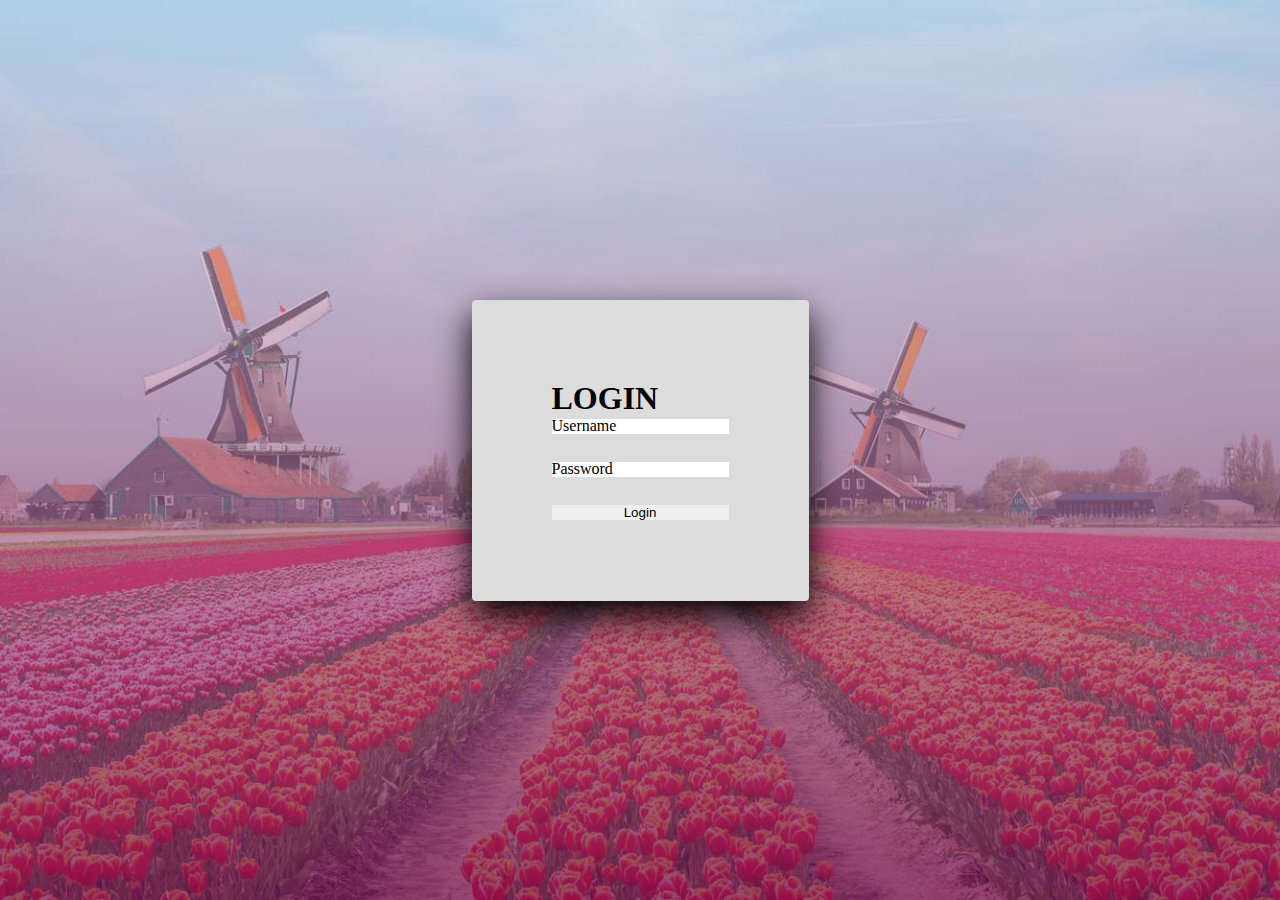
<file: src/html/index.html>
<!DOCTYPE html>
<html lang="en">

<head>
    <link rel="stylesheet" href="../css/stroop.css" type="text/css">
    <meta charset="UTF-8">
    <meta name="viewport" content="width=device-width, initial-scale=1.0">
    <title>Stroop Login</title>
</head>

<body>
    <div class="container">
        <div class="signin">
            <div class="content">
                <h1>Login</h1>
                <div class="form">
                    <div class="inputBox">
                        <input type="text" required>
                        <i>Username</i>
                    </div>
                    <div class="inputBox">
                        <input type="text" required="">
                        <i>Password</i>
                    </div>
                    <div class="inputBox">
                        <input type="submit" value="Login">
                    </div>
                </div>
            </div>
        </div>
    </div>
</body>

</html>
</file>
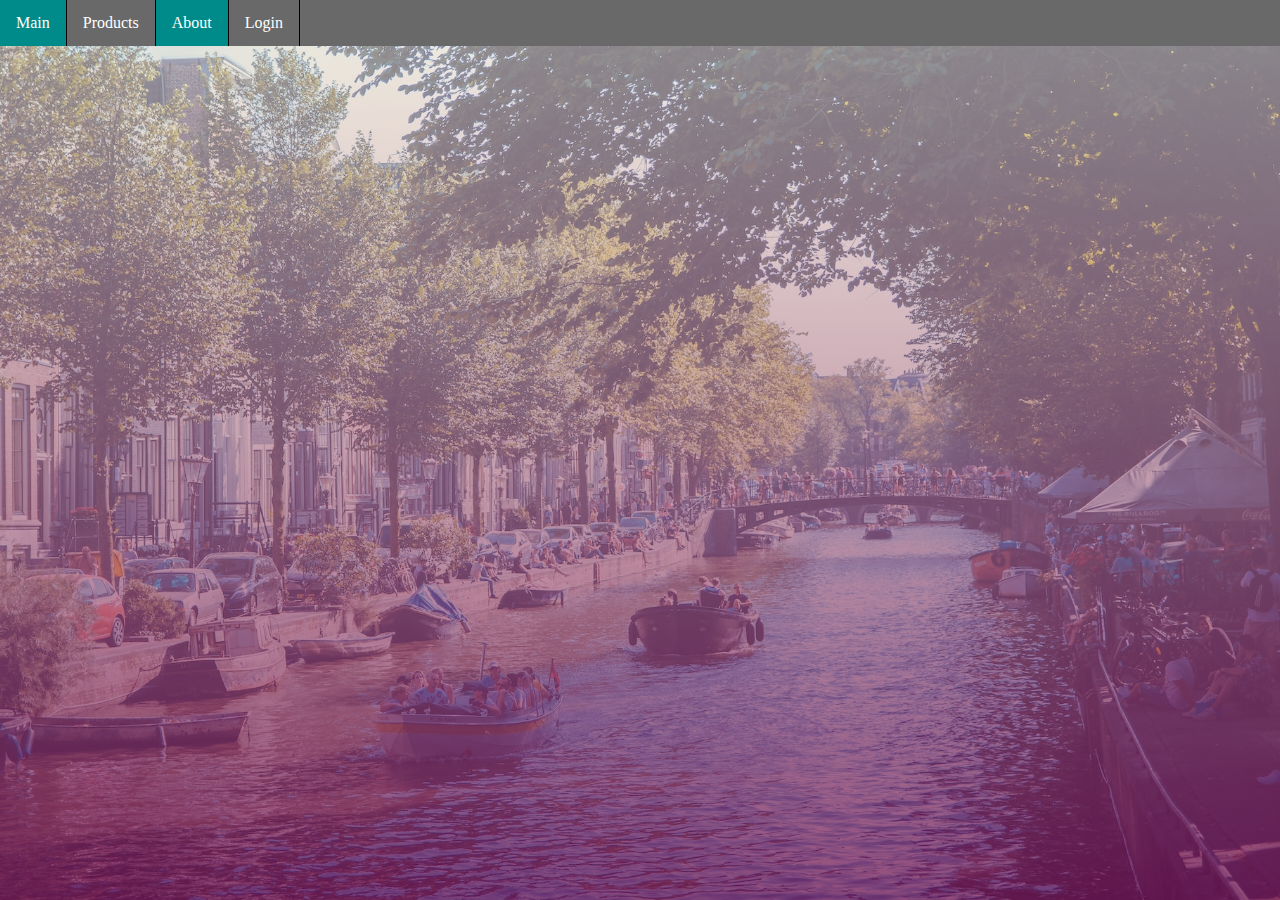
<file: bin/html/about.html>
<!DOCTYPE html>
<html lang="en">
<head>
    <meta charset="UTF-8">
    <meta name="viewport" content="width=device-width, initial-scale=1.0">
    <title>About</title>
    <link rel="stylesheet" href="../css/mainStyle.css" type="text/css">
</head>
<body>
    <div class="navBar">
        <ul>
            <li><a href="main.html">Main</a></li>
            <li><a href="products.html">Products</a></li>
            <li><a class="active" href="about.html">About</a></li>
            <li><a href="login.html">Login</a></li>
        </ul>
    </div>
</body>
</html>
</file>
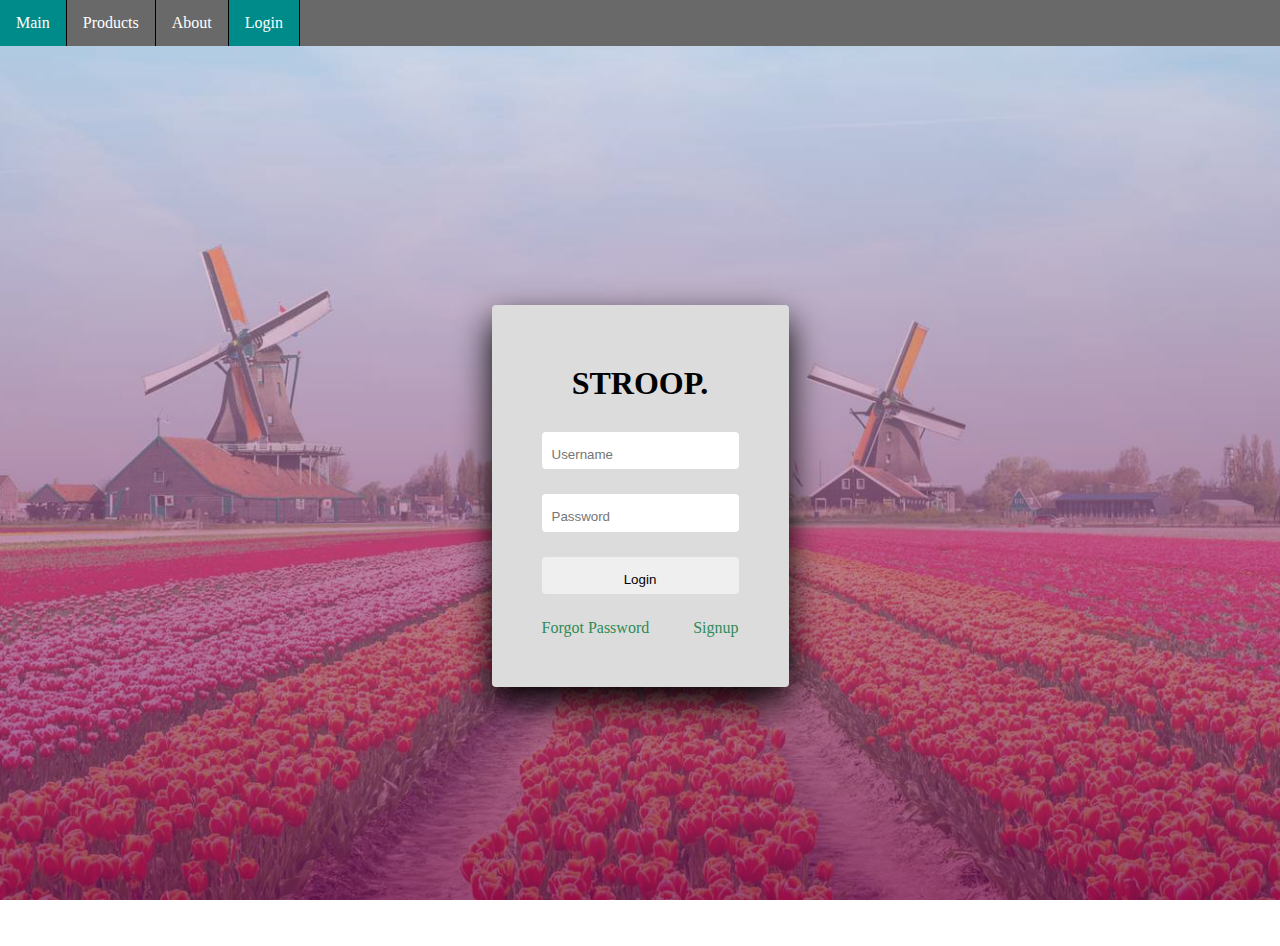
<file: bin/html/login.html>
<!DOCTYPE html>
<html lang="en">

<head>
    <meta charset="UTF-8">
    <meta name="viewport" content="width=device-width, initial-scale=1.0">
    <title>Login</title>
    <link rel="stylesheet" href="../css/loginStyle.css" type="text/css">
</head>

<body>
    <div class="navBar">
        <ul>
            <li><a href="main.html">Main</a></li>
            <li><a href="products.html">Products</a></li>
            <li><a href="about.html">About</a></li>
            <li><a class="active"href="login.html">Login</a></li>
        </ul>
    </div>
    <div class="loginBox">
        <div class="container">
            <div class="signin">
                <div class="content">
                    <h1>Stroop.</h1>
                    <div class="form">
                        <div class="inputBox">
                            <input type="text" required placeholder="Username">
                        </div>
                        <div class="inputBox">
                            <input type="password" required="" placeholder="Password">
                        </div>
                        <div class="inputBox">
                            <input type="submit" value="Login">
                        </div>
                        <div class="links">
                            <a href="#">Forgot Password</a> <a href="#">Signup</a>
                        </div>
                    </div>
                </div>
            </div>
        </div>
    </div>
</body>

</html>
</file>
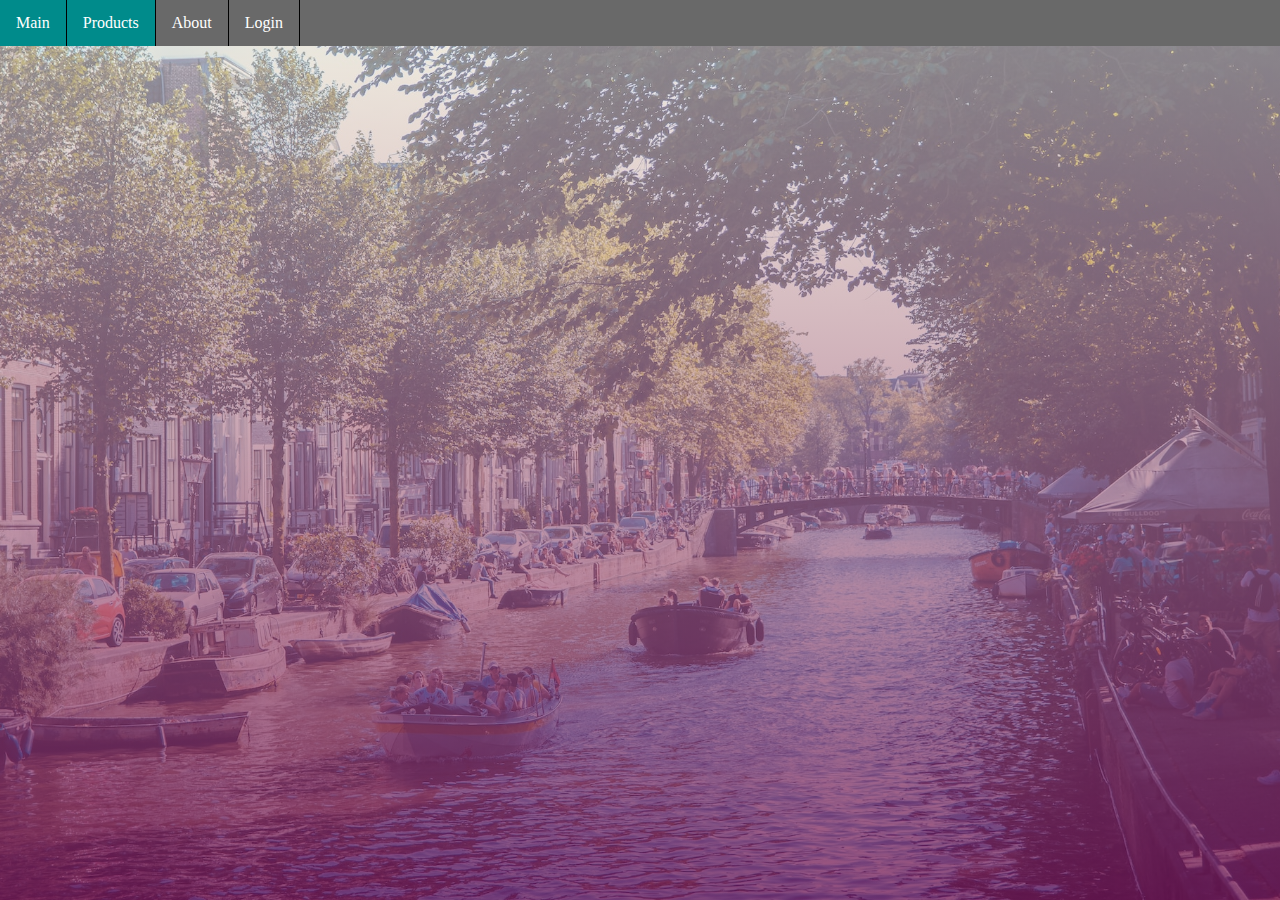
<file: bin/html/products.html>
<!DOCTYPE html>
<html lang="en">
<head>
    <meta charset="UTF-8">
    <meta name="viewport" content="width=device-width, initial-scale=1.0">
    <title>Products</title>
    <link rel="stylesheet" href="../css/mainStyle.css" type="text/css">
</head>
<body>
    <div class="navBar">
        <ul>
            <li><a href="main.html">Main</a></li>
            <li><a class="active" href="products.html">Products</a></li>
            <li><a href="about.html">About</a></li>
            <li><a href="login.html">Login</a></li>
        </ul>
    </div>
</body>
</html>
</file>
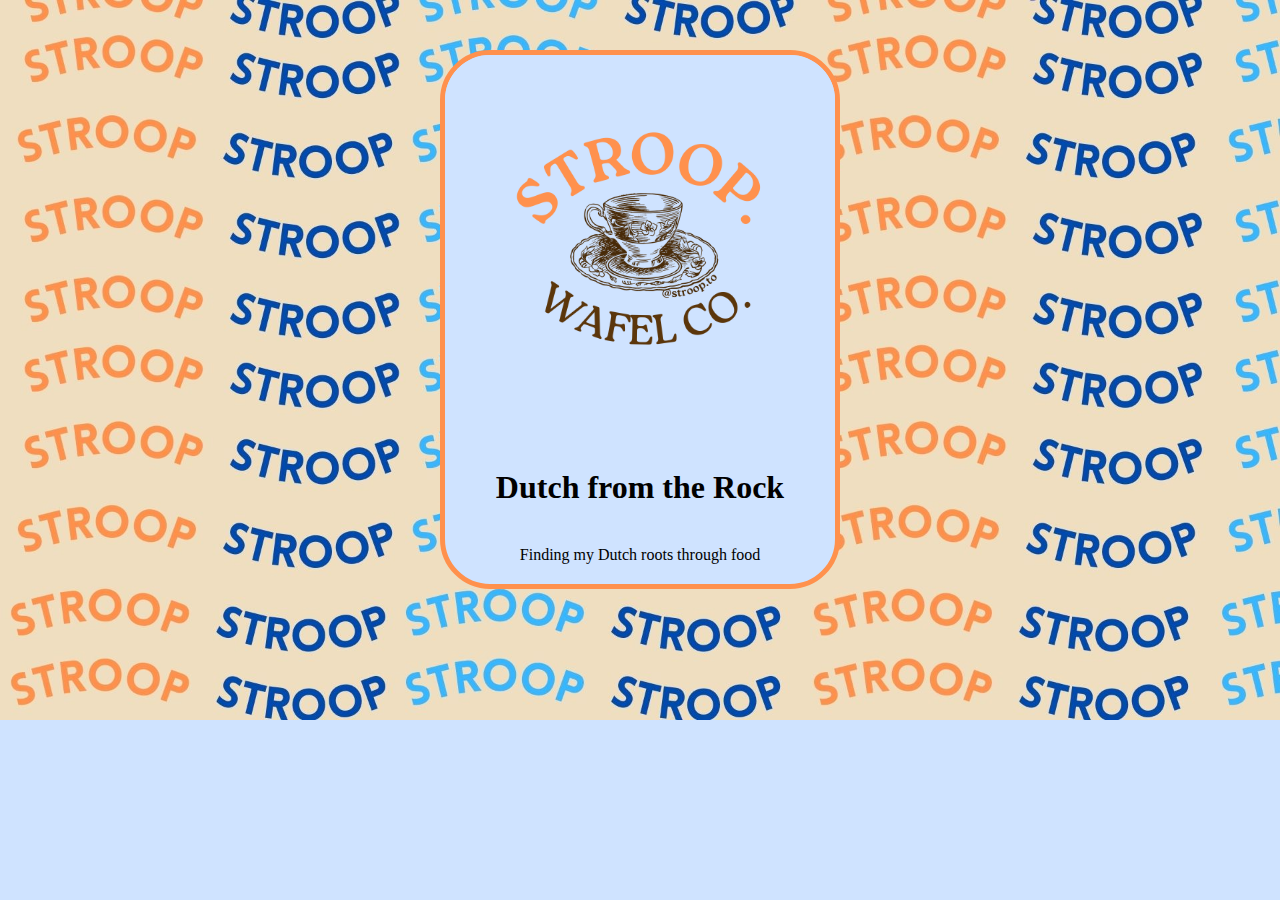
<file: src/html/about.html>
<!DOCTYPE html>
<html lang="en">
<head>
    <meta charset="UTF-8">
    <meta name="viewport" content="width=device-width, initial-scale=1.0">
    <title>About</title>
    <link rel="stylesheet" href="../css/about.css" type="text/css">
</head>
<body>
    <div class="organizationBox">
        <div class="displayBox">
            <a href="../html/stroop.html">
                <img src="../assets/StroopLogo.png" alt="StroopTO Logo" width="300" height="300">
            </a>
            <h1>Dutch from the Rock</h1>
            <p>Finding my Dutch roots through food</p>
        </div>
    </div>
</body>
</html>
</file>
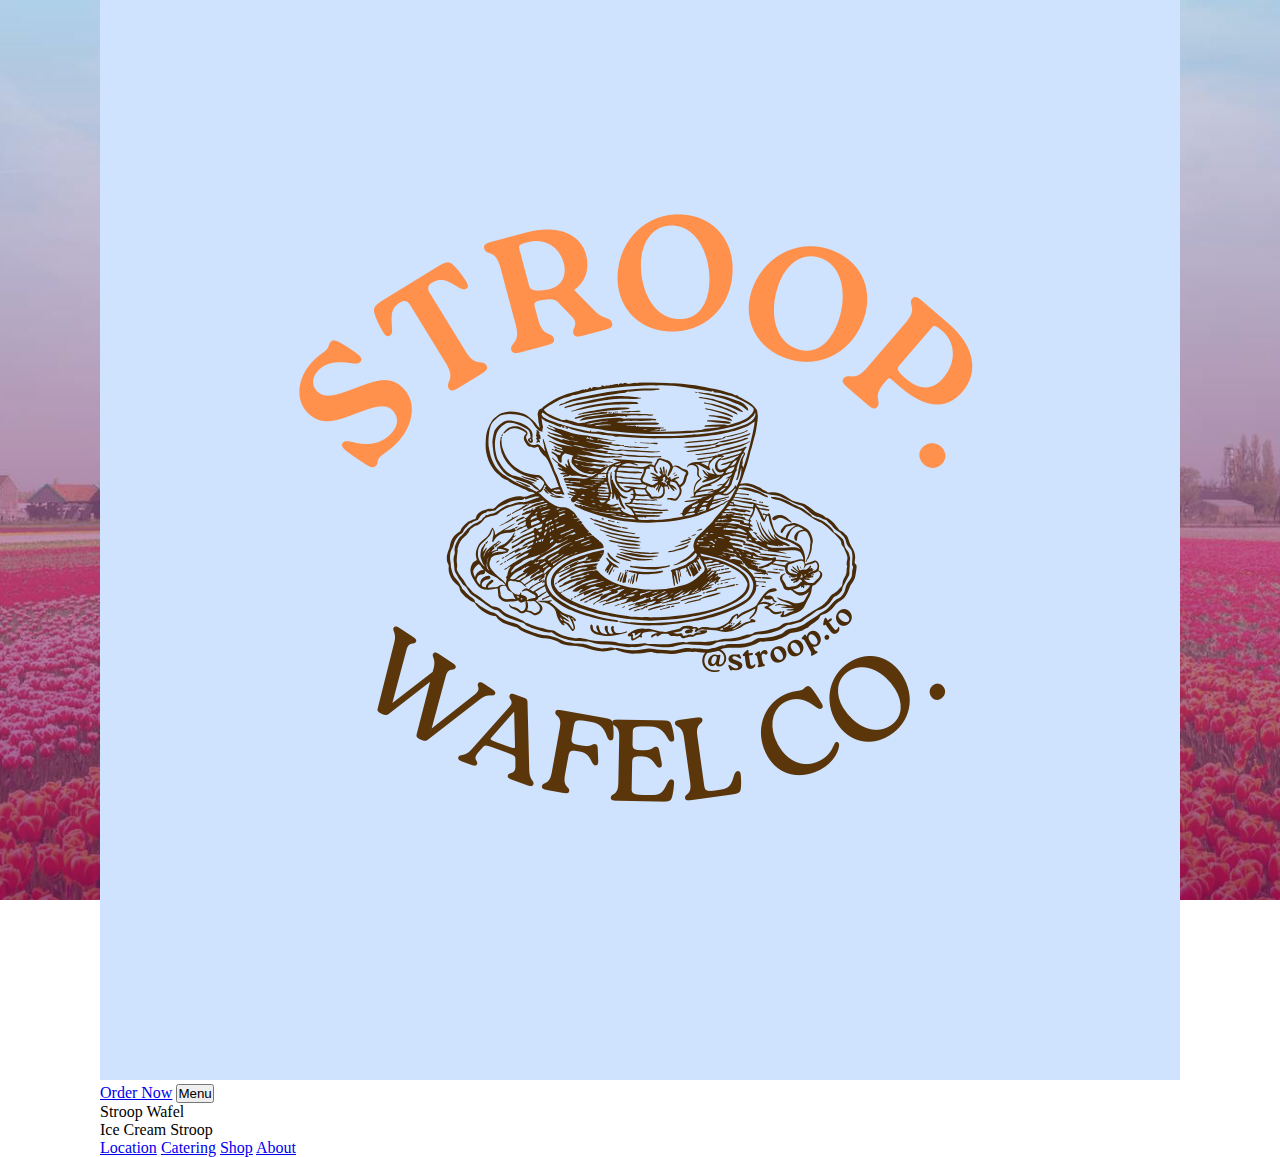
<file: src/html/OldMain.html>
<!DOCTYPE html>
<html lang="en">
    <head>
        <meta charset="UTF-8">
        <meta name="viewport" content="width=device-width, initial-scale=1.0">
        <title>StroopALT</title>
        <link rel="stylesheet" href="../css/stroop.css" type="text/css">
    </head>
    <body>
        <div class="navbar">
            <div id="border">
                <div id="navbar-logo">
                    <img id="stroopLogo" src="../assets/StroopLogo.png" alt="logo Background">
                </div>
                <div id="navbar-menu">
                    <a id="mb-1" class="navButton" href="../html/unfinished.html">Order Now</a>
                    <button type=button class="collapsible" id="menuButton">Menu</button>
                    <div class="content">
                        <p>Stroop Wafel</p>
                        <p>Ice Cream Stroop</p>
                    </div>
                    <a id="mb-3" class="navButton" href="../html/unfinished.html">Location</a>
                    <a id="mb-4" class="navButton" href="../html/unfinished.html">Catering</a>
                    <a id="mb-5" class="navButton" href="../html/unfinished.html">Shop</a>
                    <a id="mb-6" class="navButton" href="../html/unfinished.html">About</a>
                </div>
            </div>
        </div>
        <div id="wrapper-footer" class="wrapper">

        </div>

        <script>
            var coll = document.getElementsByClassName("collapsible");
            for (i = 0; i < coll.length; i++) {
            coll[i].addEventListener("click", function() {
                this.classList.toggle("active");
                var content = this.nextElementSibling;
                if (content.style.maxHeight){
                content.style.maxHeight = null;
                content.style.border = "none";
                } else {
                content.style.maxHeight = content.scrollHeight + "px";
                content.style.border = "solid #ff914d";
                }
            });
            }
        </script>
    </body>
</html>
</file>
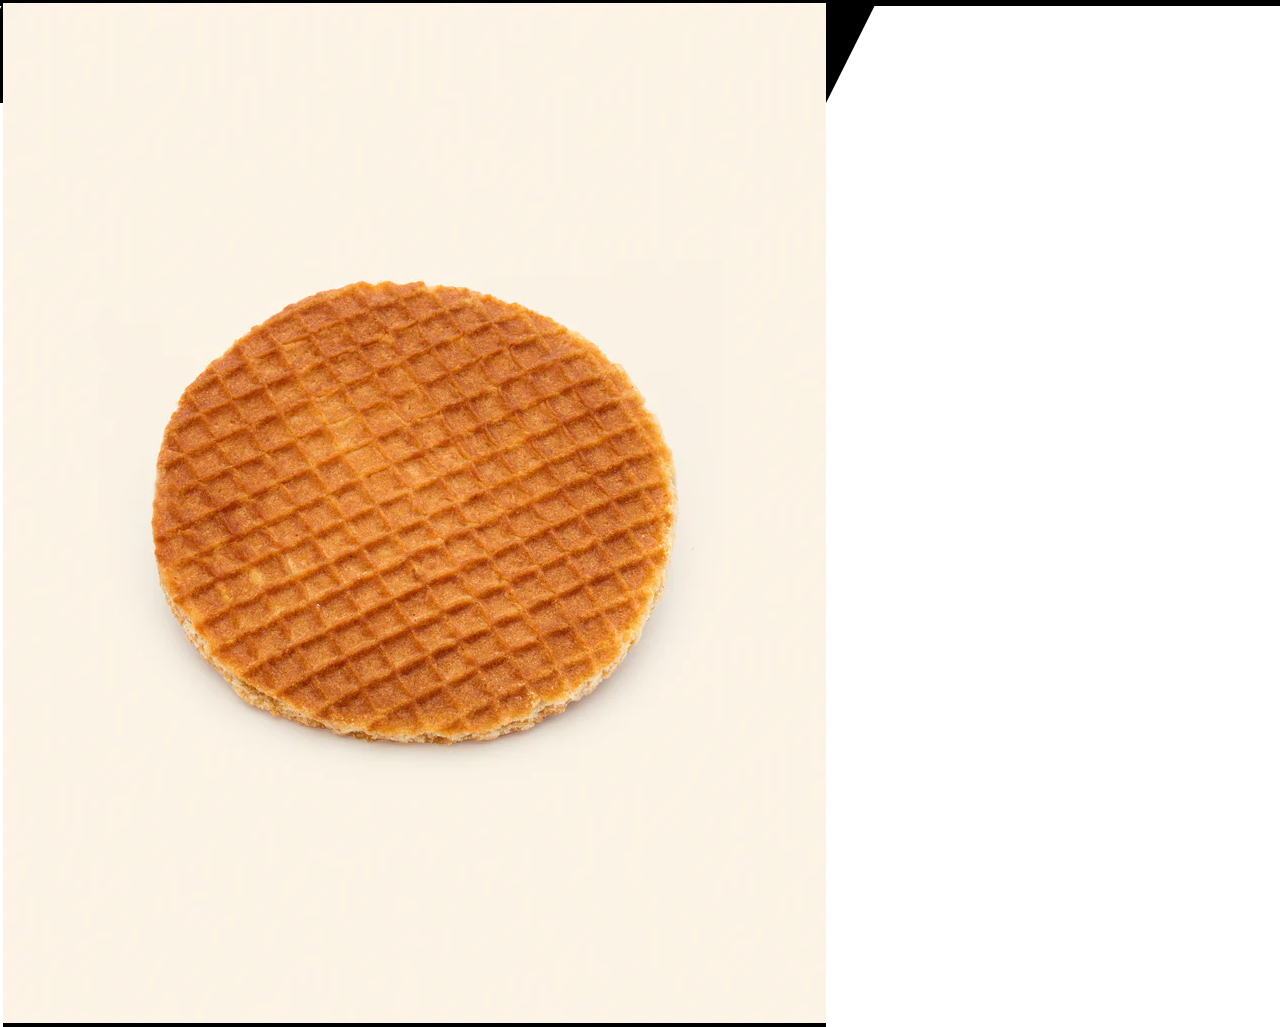
<file: src/html/products.html>
<!DOCTYPE html>
<html lang="en">
<head>
    <meta charset="UTF-8">
    <meta name="viewport" content="width=device-width, initial-scale=1.0">
    <title>Products</title>
    <link rel="stylesheet" href="../css/products.css" type="text/css">
</head>
<body>
    <!-- <div class="picContainer">
        <img src="../assets/canalsBackground.jpg">
    </div> -->
    <div class="borderBox">
        <div class="skewBox">
            <img class="productImage" src="../assets/Stroopwafle.png">
        </div>
    </div>
</body>
</html>
</file>
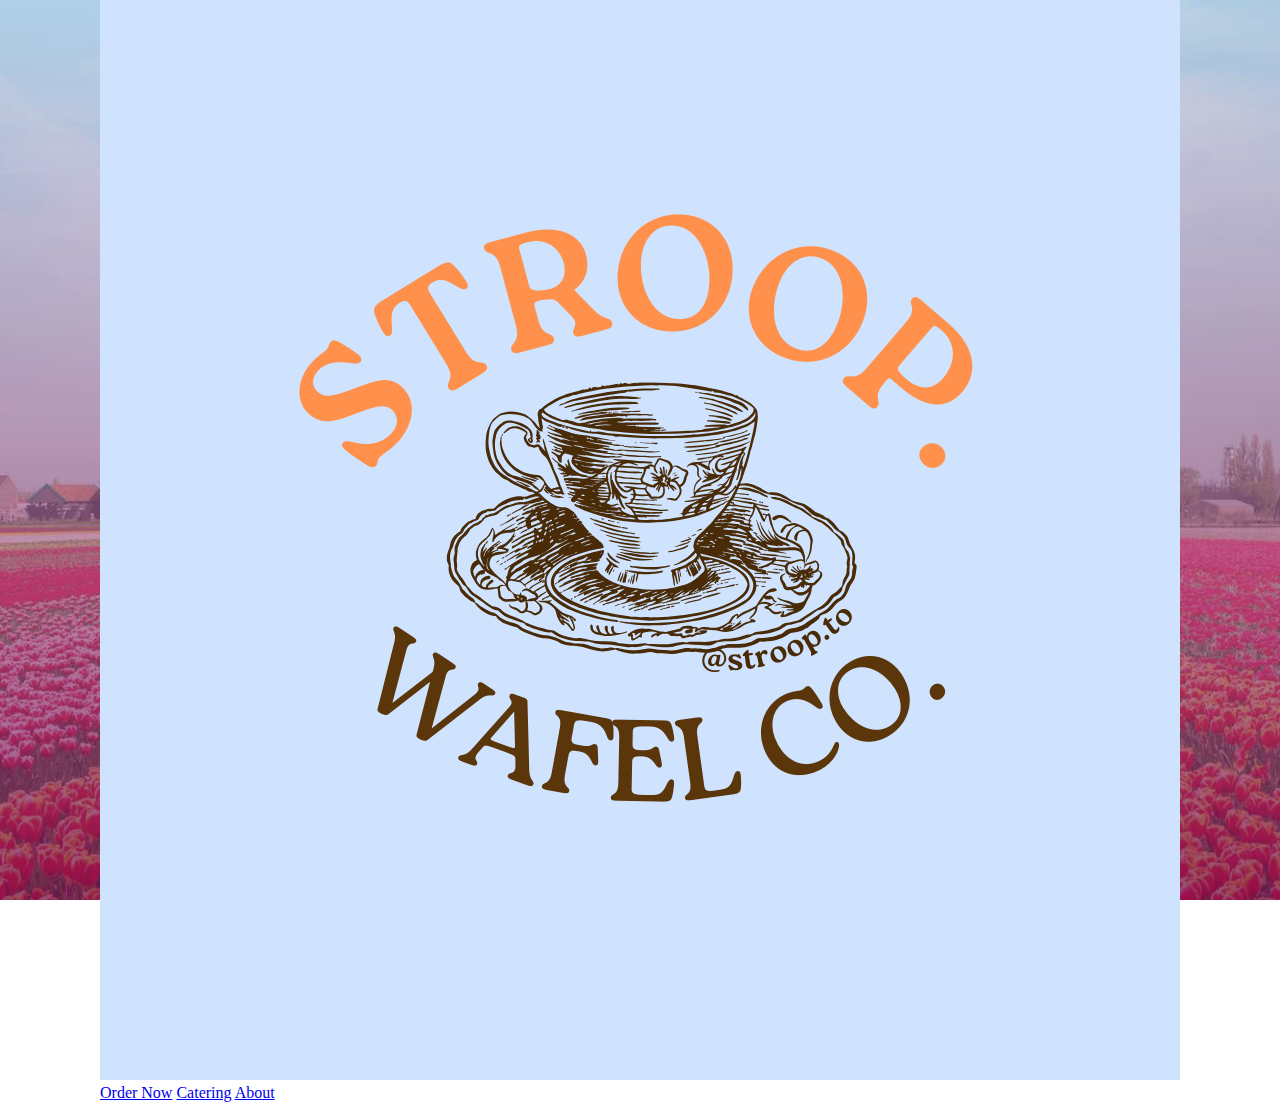
<file: src/html/Stroop.html>
<!DOCTYPE html>
<html lang="en">
    <head>
        <meta charset="UTF-8">
        <meta name="viewport" content="width=device-width, initial-scale=1.0">
        <title>StroopTO</title>
        <link rel="stylesheet" href="../css/stroop.css" type="text/css">
    </head>
    <body>
        <div class="navbar">
            <div id="border">
                <div id="navbar-logo">
                    <img id="stroopLogo" src="../assets/StroopLogo.png" alt="logo Background">
                </div>
                <div id="navbar-menu">
                    <a id="mb-1" class="navButton" href="../html/unfinished.html">Order Now</a>
                    <a id="mb-4" class="navButton" href="../html/unfinished.html">Catering</a>
                    <a id="mb-6" class="navButton" href="../html/about.html">About</a>
                </div>
            </div>
        </div>
        <div id="wrapper-footer" class="wrapper">

        </div>

        <script>
            var coll = document.getElementsByClassName("collapsible");
            for (i = 0; i < coll.length; i++) {
            coll[i].addEventListener("click", function() {
                this.classList.toggle("active");
                var content = this.nextElementSibling;
                if (content.style.maxHeight){
                content.style.maxHeight = null;
                content.style.border = "none";
                } else {
                content.style.maxHeight = content.scrollHeight + "px";
                content.style.border = "solid #ff914d";
                }
            });
            }
        </script>
    </body>
</html>
</file>
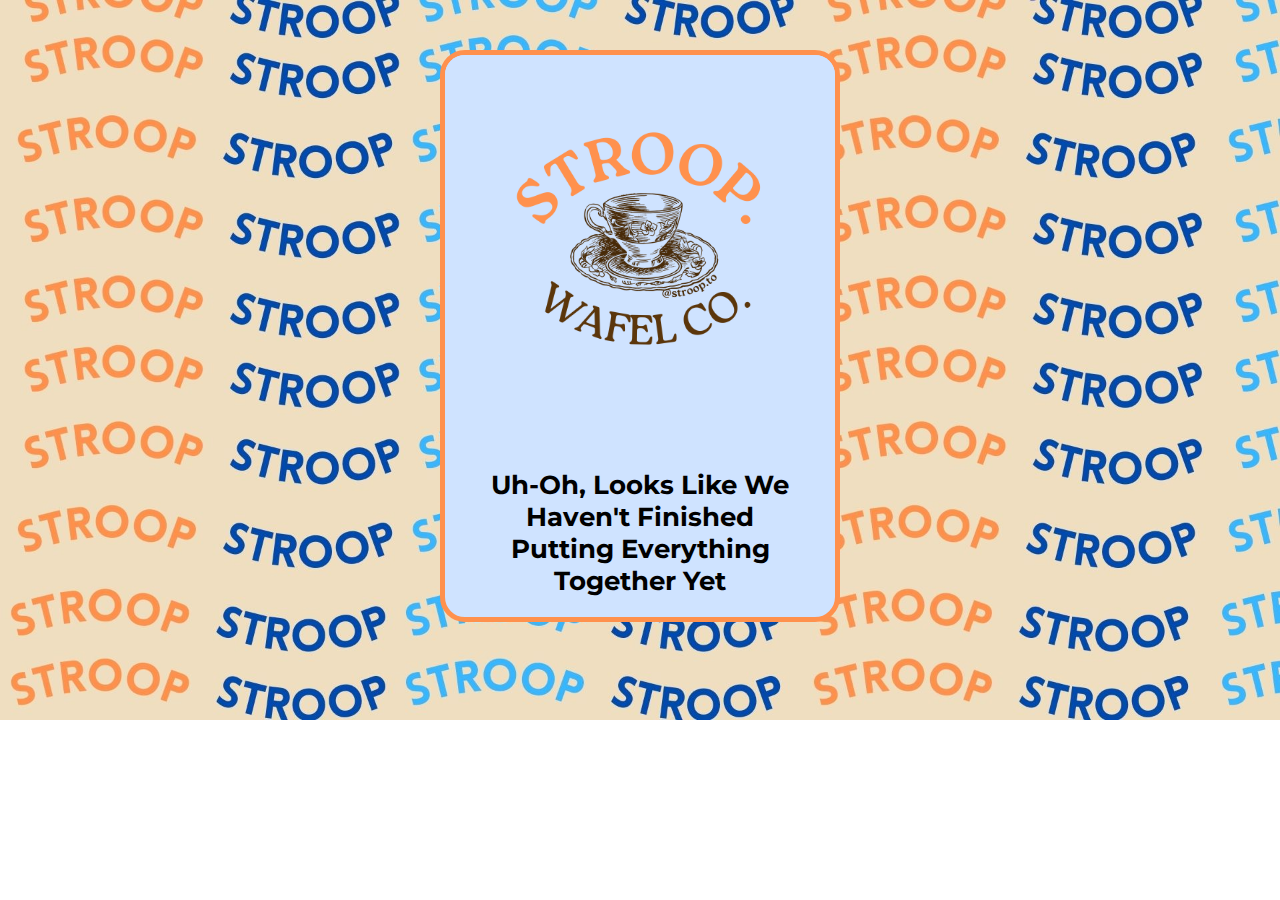
<file: src/html/unfinished.html>
<!DOCTYPE html>
<html lang="en">
<head>
    <meta charset="UTF-8">
    <meta name="viewport" content="width=device-width, initial-scale=1.0">
    <title>About</title>
    <link rel="stylesheet" href="../css/unfinished.css" type="text/css">
    <link href='https://fonts.googleapis.com/css?family=Montserrat' rel='stylesheet'>
</head>
<body>
    <div class="organizationBox">
        <div class="displayBox">
            <a href="../html/stroop.html"><img src="../assets/StroopLogo.png" alt="StroopTO Logo" width="300" height="300"></a>
            <h1>Uh-Oh, Looks Like We Haven't Finished Putting Everything Together Yet</h1>
        </div>
    </div>
</body>
</html>
</file>
<file: src/css/stroop.css>
* {
    margin: 0;
    padding: 0;
    box-sizing: border-box;
}

body {
    background-image: linear-gradient(to bottom, rgba(245, 246, 252, 0.52), rgba(117, 19, 93, 0.73)), url("../assets/loginBackground.jpg");
    background-repeat: no-repeat;
    background-attachment: fixed;
    background-position: center;
    background-size: cover;

    display: flex;
    justify-content: center;
    align-items: center;
    min-height: 100vh;
}

.container {
    position: absolute;
    background: gainsboro; 
    display: flex;
    justify-content: center;
    align-items: center;
    flex-wrap: wrap;
    overflow: hidden;
    padding:40px;
    border-radius: 4px;
    box-shadow:0 15px 35px rgba(0,0,0,9);
}

.container .signin {
    position: relative;
    width: 100%;
    display: flex;
    justify-content: center;
    align-items: center;
    flex-direction: column;
    padding: 40px;
    border-radius: 4px;
}

.container .signin h1 {
    text-transform: uppercase;
}

.container .signin .content .form {
    width: 100%;
    display: flex;
    flex-direction: column;
    gap: 25px;
}

.container .signin .content .form .inputBox {
    position: relative;
    width: 100%
}

.container .signin .content .form .inputBox input {
    position: relative;
    width: 100%;
    border: none;
    outline: none;
}

.container .signin .form .inputBox i {
    position: absolute;
    font-style: normal;
    pointer-events: none;
    left: 0;
}
</file>
<file: bin/css/mainStyle.css>
* {
    box-sizing: border-box;
}

.navbar {
    margin: 0;
    padding: 0;
}

body {
    background-image: linear-gradient(to bottom, rgba(245, 246, 252, 0.52), rgba(117, 19, 93, 0.73)), url("../assets/canalsBackground.jpg");
    background-repeat: no-repeat;
    background-attachment: fixed;
    background-position: center;
    background-size: cover;

    margin: 0;
    padding: 0;
}

.navBar ul {
    list-style-type: none;
    margin: 0;
    padding: 0;
    overflow: hidden;
    background-color: dimgray;
    position: -webkit-sticky; /*safari sticky navbar*/
    position: sticky;
}

.navBar li {
    float: left;
    border-right: 1px solid black;
}

.navBar li a {
    display: block;
    color: white;
    text-align: center;
    padding: 14px 16px;
    text-decoration: none;
}

.navBar li a:hover {
    background-color: darkcyan;
}

.navBar .active {
    background-color: darkcyan;
}

.productContainer {
    text-align: center;
    display: block;
    padding-right: 50px;
    padding-left: 50px;
    margin-right: 250px;
    margin-left: 250px;
    border: 1px solid red;
    background-color: rgb(79, 168, 219);
}

.productContainer .productList {
    display: inline-block;
    vertical-align: top;
    line-height: 30px;
    background-color: rgb(127, 151, 165);

}

.productContainer .productList .productBox {
    display: flex;
    align-items: center;
    box-sizing: border-box;
    background-color: rgb(154, 163, 172);
    padding: 20px;
    margin: 20px;
}

.productContainer .productList .productBox .productImage img {
    box-sizing: border-box;
    border-top-left-radius: 50%;
    border-top-right-radius: 50%;
    border-bottom-left-radius: 50%;
    border-bottom-right-radius: 50%;
    width: 112px;
    height: 112px;
    left: 0px;
    margin-right: 20px;
    line-height: 30px;
    font-size: 20px;
    border-image-source: none;
    border-image-width: 1;
    overflow-y: hidden;
    overflow-x: hidden;
}

.productContainer .productList .productBox .productText {
    
}

.productContainer .productList .productBox .productCost {
    margin-left: 40px;
}

footer {
    display: flex;
    margin-top: 50px;
    padding: 3px;
    bottom: 0;
    width: 100%;
    background-color:darkgrey;
    text-align: center;
    position: fixed;
}

.footerAddress {
    
}
</file>
<file: bin/css/loginStyle.css>
* {
    margin: 0;
    padding: 0;
    box-sizing: border-box;
}

body {
    background-image: linear-gradient(to bottom, rgba(245, 246, 252, 0.52), rgba(117, 19, 93, 0.73)), url("../assets/loginBackground.jpg");
    background-repeat: no-repeat;
    background-attachment: fixed;
    background-position: center;
    background-size: cover;
}

.navBar ul {
    list-style-type: none;
    margin: 0;
    padding: 0;
    overflow: hidden;
    background-color: dimgray;
    position: -webkit-sticky; /*safari sticky navbar*/
    position: sticky;
}

.navBar li {
    float: left;
    border-right: 1px solid black;
}

.navBar li a {
    display: block;
    color: white;
    text-align: center;
    padding: 14px 16px;
    text-decoration: none;
}

.navBar li a:hover {
    background-color: darkcyan;
}

.navBar .active {
    background-color: darkcyan;
}

.loginBox {
    display: flex;
    justify-content: center;
    align-items: center;
    min-height: 100vh;
}

.loginBox .container {
    position: absolute;
    background: gainsboro; 
    display: flex;
    justify-content: center;
    align-items: center;
    flex-wrap: wrap;
    overflow: hidden;
    padding:40px;
    border-radius: 4px;
    box-shadow:0 15px 35px rgba(0,0,0,9);
}

.loginBox .container .signin .content {
    position: relative;
    width: 100%;
    display: flex;
    justify-content: center;
    align-items: center;
    flex-direction: column;
    padding: 10px;
    border-radius: 4px;
}

.loginBox .container .signin .content h1 {
    text-transform: uppercase;
    padding: 10px 10px 30px;
}

.loginBox .container .signin .content .form {
    width: 100%;
    display: flex;
    flex-direction: column;
    gap: 25px;
}

.loginBox .container .signin .content .form .inputBox {
    position: relative;
    width: 100%
}

.loginBox .container .signin .content .form .inputBox input {
    position: relative;
    width: 100%;
    border: none;
    outline: none;
    padding: 15px 10px 7.5px;
    border-radius: 4px;
}

.loginBox .container .signin .form .inputBox i {
    position: absolute;
    font-style: normal;
    pointer-events: none;
    left: 0;
    padding: 10px 10px;
}

.loginBox .container .signin .form .links {
    position: relative;
    width: 100%;
    display: flex;
    justify-content: space-between;
}

.loginBox .container .signin .form .links a {
    color:seagreen;
    text-decoration: none;
}
</file>
<file: src/css/about.css>
* {
    margin: 0;
    padding: 0;
    box-sizing: border-box;
}

body {
    background-image: url(../assets/Stroop_Background_2.jpg);
    background-repeat: no-repeat;
    background-size: cover;
    background-color: #cfe3ff;
}

.organizationBox {
    margin-top: 50px;
    display: flex;
    justify-content: center;
    margin-right: auto;
    margin-left: auto;
}

.displayBox {
    display: flex;
    flex-direction: column;
    align-items: center;
    justify-content: center;
    width: auto;
    height: auto;
    border-radius: 50px;
    border-style: solid;
    border-width: thick;
    border-color: #ff914d;
    background-color: #cfe3ff;
    overflow: hidden;
}

.displayBox img {
    height: 390px;
    width: 390px;
}

.displayBox h1 {
    padding: 20px;
}

.displayBox p {
    padding: 20px;
}
</file>
<file: src/css/products.css>
* {
    box-sizing: border-box;
}

body {
    margin: 0;
    padding: 0;
}

.picContainer {
    position: relative;
    top: 0;
    width: 100%;
    height: 100%;
    object-fit: cover;
    background: linear-gradient(to bottom, rgba(245, 246, 252, 0.32), rgba(117, 19, 93, 0.73));
}

.picContainer img {
    position: relative;
    width: 100%;
    z-index: -1;
}

.borderBox {
    border-style: solid;
}

.skewBox {
    position: relative;
    height: auto;
    width: auto;
    background: #000;
    float: left;
}

.skewBox:after {
    content: '';
    line-height: 0;
    font-size: 0;
    width: 0;
    height: 0;
    border-top: 100px solid #000;
    border-bottom: 50px solid transparent;
    border-left: 0px solid transparent;
    border-right: 50px solid transparent;
    position: absolute;
    top: 0;
    right: -50px;
  }

  .skewBox::before {
    content: '';
    line-height: 0;
    font-size: 0;
    width: 0;
    height: 0;
    border-top: 50px solid transparent;
    border-bottom: 100px solid #000;
    border-left: 50px solid transparent;
    border-right: 0px solid #000;
    position: absolute;
    top: -50px;
    left: -50px;
  }

.left, .right {
    position: relative;
    height: 100px;
    width: 200px;
    background: #000;
    float: left;
  }
  
  .left:after {
    content: '';
    line-height: 0;
    font-size: 0;
    width: 0;
    height: 0;
    border-top: 100px solid #000;
    border-bottom: 50px solid transparent;
    border-left: 0px solid transparent;
    border-right: 50px solid transparent;
    position: absolute;
    top: 0;
    right: -50px;
  }
  
  .right {
    margin-left: 60px;
    width: 100px;
  }
  
  .right:before {
    content: '';
    line-height: 0;
    font-size: 0;
    width: 0;
    height: 0;
    border-top: 50px solid transparent;
    border-bottom: 100px solid #000;
    border-left: 50px solid transparent;
    border-right: 0px solid #000;
    position: absolute;
    top: -50px;
    left: -50px;
  }
</file>
<file: src/css/unfinished.css>
body {
    background-image: url(../assets/Stroop_Background_2.jpg);
    background-repeat: no-repeat;
    background-size: cover;
    margin: 0;
    font-size: 1rem;
}

.organizationBox {
    display: flex;
    justify-content: center;
    margin-right: auto;
    margin-left: auto;
    height: auto;
    width: auto;
    margin-top: 50px;
}

.displayBox {
    display: flex;
    flex-direction: column;
    align-items: center;
    justify-content: center;
    width: auto;
    height: auto;
    border-radius: 25px;
    border-style: solid;
    border-width: thick;
    border-color: #ff914d;
    background-color: #cfe3ff;
    overflow: hidden;
}

.displayBox img {
    height: 390px;
    width: 390px;
}

.displayBox h1 {
    text-align: center;
    margin: 20px;
    width: 300px;
    font-family: 'Montserrat';
    font-size: 26px;
}
</file>
